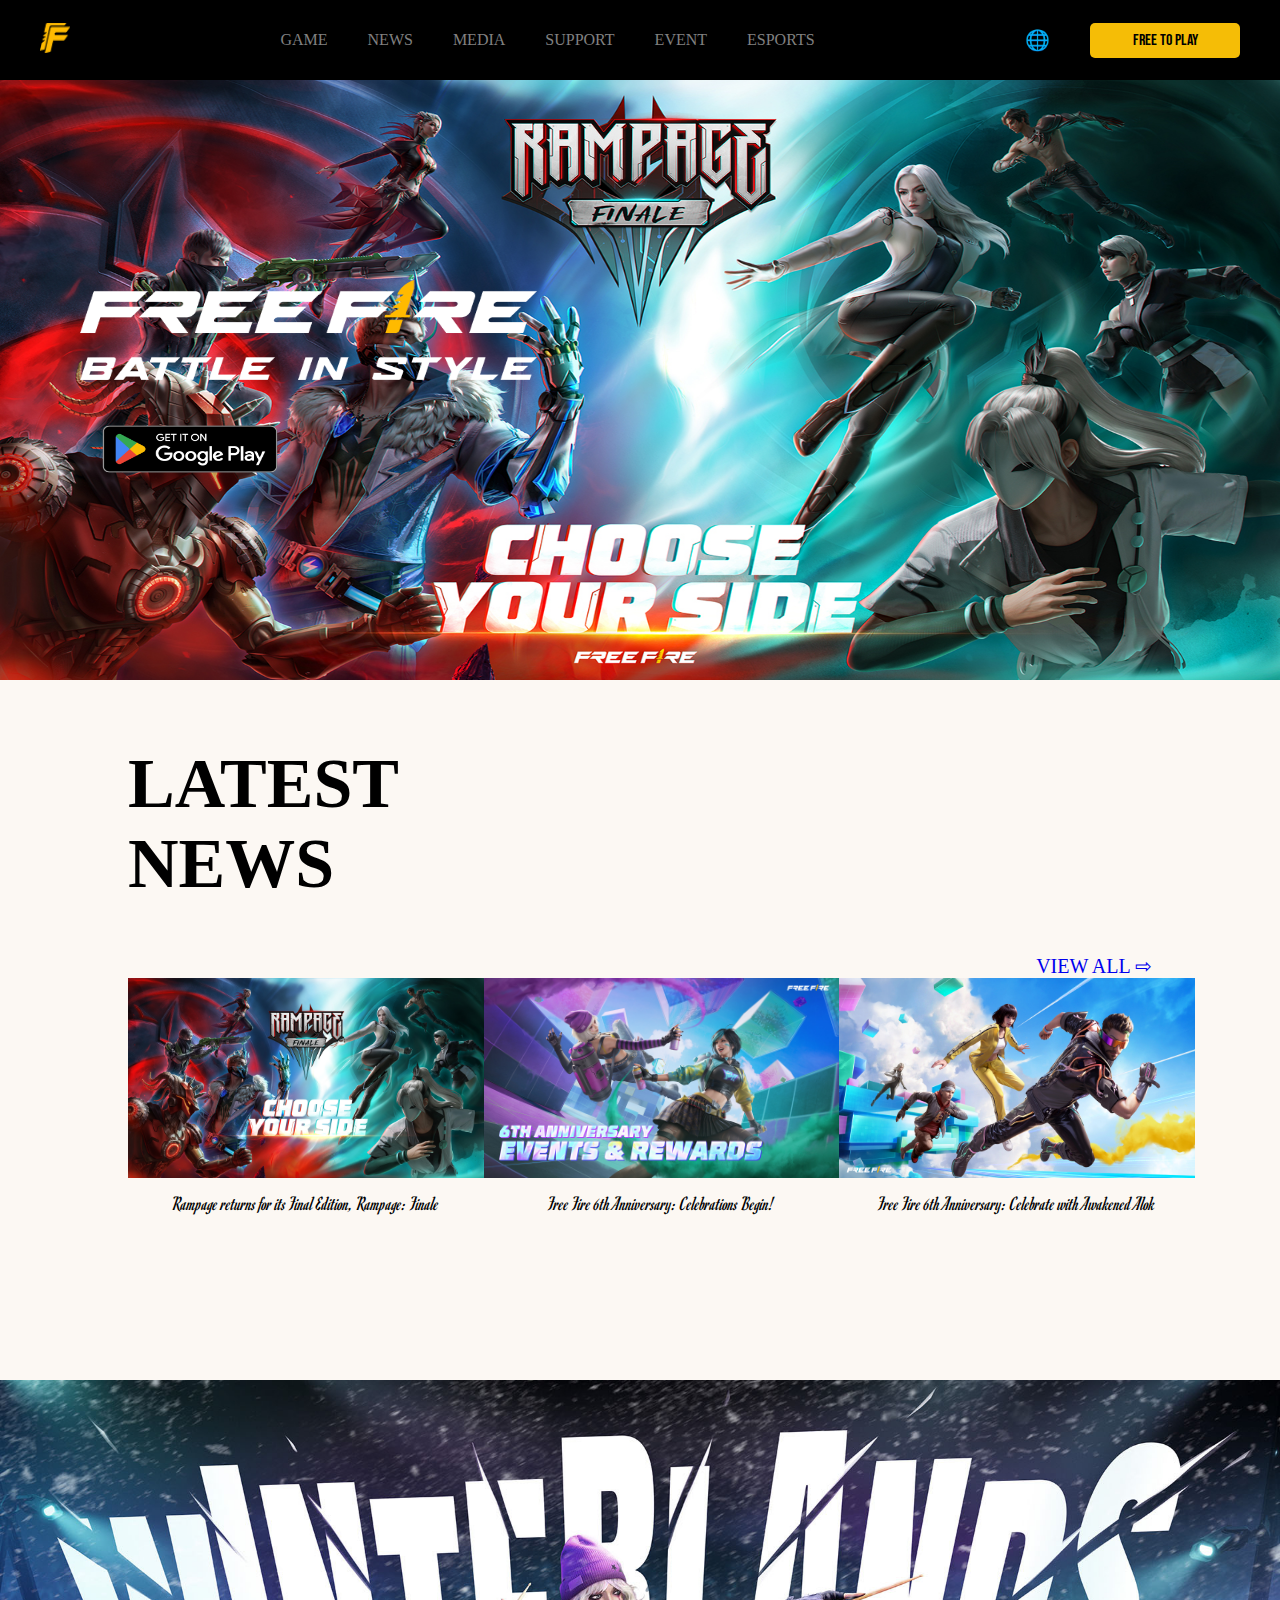
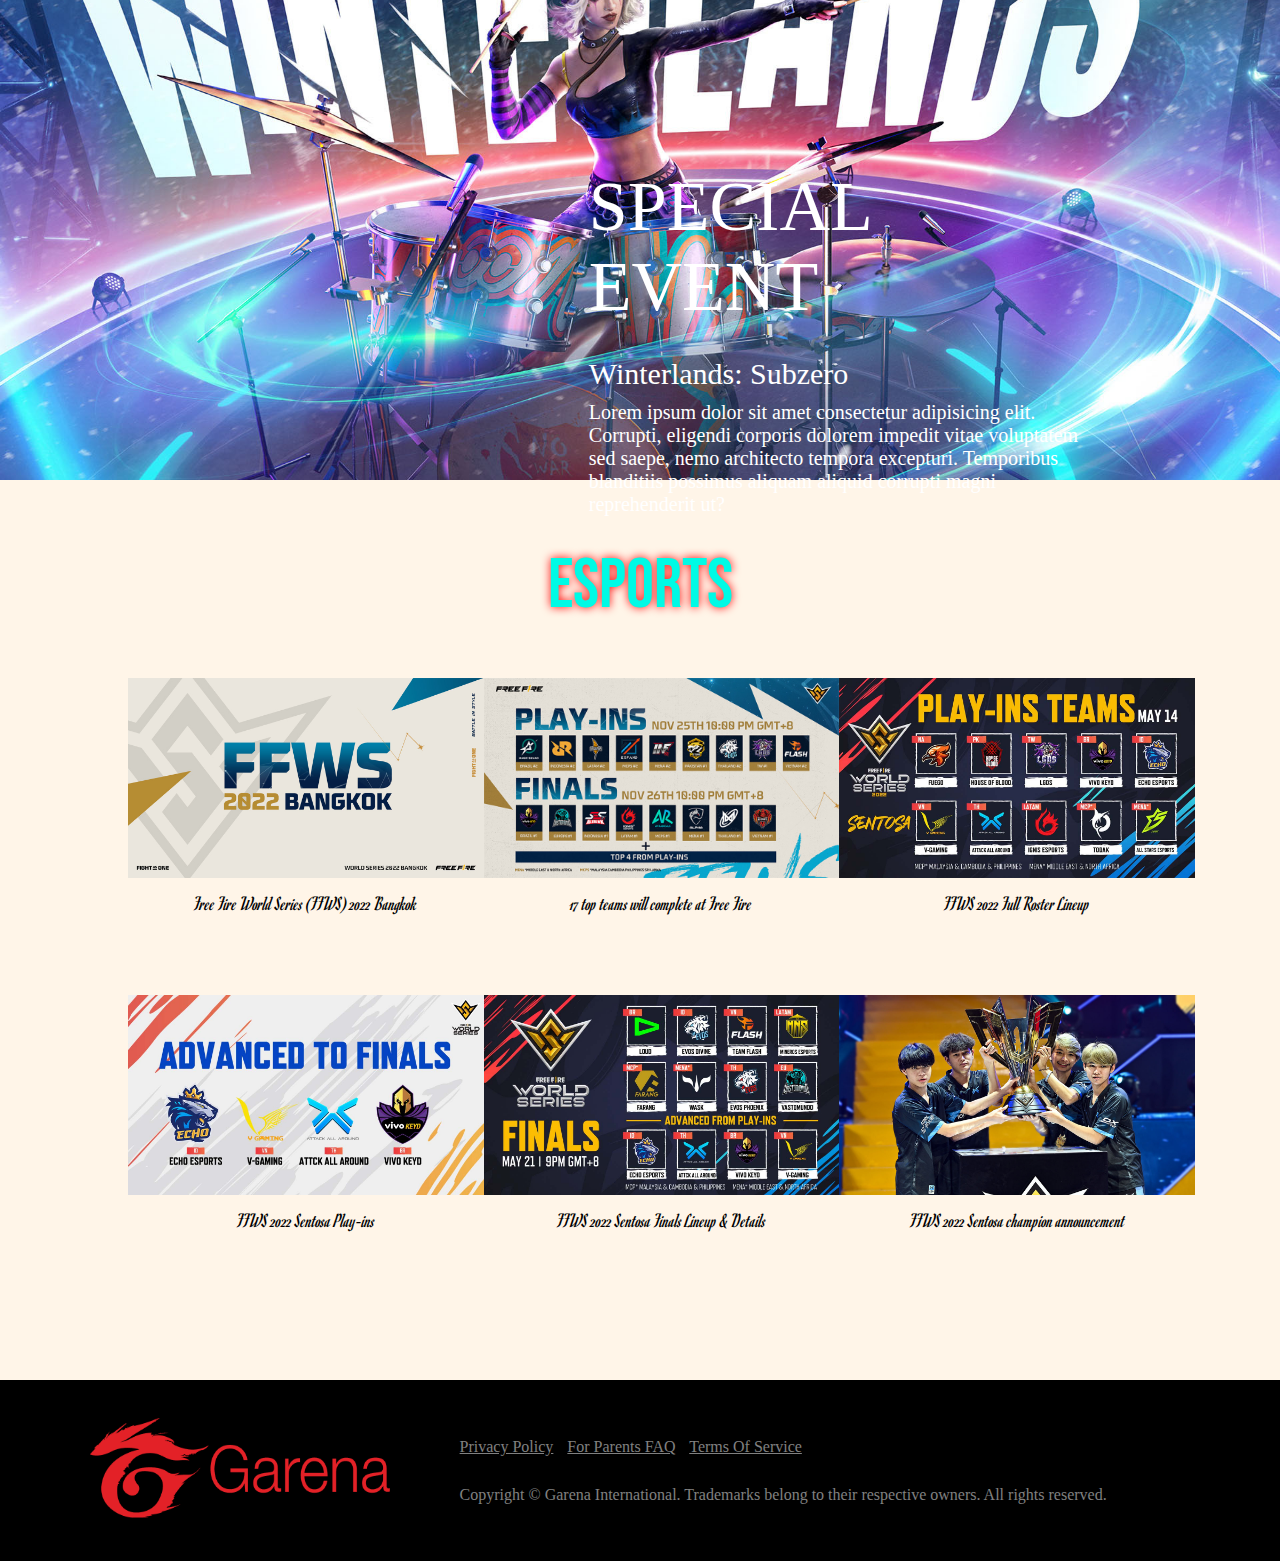
<file: index.html>
<!DOCTYPE html>
<html lang="en">
<head>
    <meta charset="UTF-8">
    <meta name="viewport" content="width=device-width, initial-scale=1.0">
    <link rel="stylesheet" href="css/index.css">
    <title>Free fire</title>
</head>
<body>
    <header>
        <nav>
            <div class="logo">
               <img src="image/15.png" alt=""></a> 
            </div>
            <ul>
                <li><a href="#">GAME</a></li>
                <li><a href="#NEWS">NEWS</a></li>
                <li><a href="#">MEDIA</a></li>
                <li><a href="5page.html">SUPPORT</a></li>
                <li><a href="#EVENT">EVENT</a></li>
                <li><a href="#ESPORTS">ESPORTS</a></li>
            </ul>
            <div class="box">
                <div class="globe">&#127760;</div>
                <div class="play_button">
                   <a href="#">FREE TO PLAY</a>
                </div>
            </div>
            
        </nav>
        <section class="banner" id="">
            <div class="inside_bannerimg1">
                <img src="image/8.png" alt="">
            </div>
            <div class="inside_bannerimg2">
                <a href="https://play.google.com"><img src="image/12.png" alt=""></a>
            </div>
        </section>
    </header>
    <main>
        <section class="first" id="NEWS">
            <div class="upper">
                <h1>LATEST</h1>
                <h1>NEWS</h1>
                
            </div>
            <div class="middle">
                <p><a href="5page.html">VIEW ALL &#8680;</a></p>
            </div>
            <div class="lower">
                <div class="card">
                    <a href="#"><img src="image/4.jpg" alt="" height="200"></a>
                    <p>Rampage returns for its Final Edition, Rampage: Finale</p>

                </div>
                <div class="card">
                    <a href="#"><img src="image/7.jpg" alt="" height="200"></a>
                    <p>Free Fire 6th Anniversary: Celebrations Begin!</p>
                </div>
                <div class="card">
                    <a href="#"><img src="image/6.jpg" alt="" height="200"></a>
                    <p>Free Fire 6th Anniversary: Celebrate with Awakened Alok</p>
                </div>
            </div>
        </section>
        <section class="second" id="EVENT">
            <div class="main">
                <div class="one">
                    <p class="heading">SPECIAL EVENT</p>
                </div>
                <div class="two">
                    <p class="word">Winterlands: Subzero</p>
                </div>
                <div class="three">
                    <p class="paragraph">Lorem ipsum dolor sit amet consectetur adipisicing elit. Corrupti, eligendi corporis dolorem impedit vitae voluptatem sed saepe, nemo architecto tempora excepturi. Temporibus blanditiis possimus aliquam aliquid corrupti magni reprehenderit ut?</p>
                </div>
            </div>
        </section>
        <section class="third" id="ESPORTS">
            <div class="esport_heading">ESPORTS</div>
            <div class="esportimg1">
                <div class="esport">
                    <a href="#"><img src="image/17.jpg" alt="" height="200"></a>
                    <p>Free Fire World Series (FFWS) 2022 Bangkok</p>
                </div>
                <div class="esport">
                    <a href="#"><img src="image/18.jpg" alt="" height="200"></a>
                    <p>17 top teams will complete at Free Fire</p>
                </div>
                <div class="esport">
                    <a href="#"><img src="image/19.jpg" alt="" height="200"></a>
                    <p>FFWS 2022 Full Roster Lineup</p>
                    
                </div>

            </div>
            <div class="esportimg2">
                <div class="esport">
                    <a href="#"><img src="image/20.jpg" alt="" height="200"></a>
                    <p>FFWS 2022 Sentosa Play-ins</p>
                </div>
                <div class="esport">
                    <a href="#"><img src="image/21.jpg" alt="" height="200"></a>
                    <p>FFWS 2022 Sentosa Finals Lineup & Details</p>
                </div>
                <div class="esport">
                    <a href="#"><img src="image/22.jpg" alt="" height="200"></a>
                    <p>FFWS 2022 Sentosa champion announcement</p>
                </div>
            </div>
            

        </section>

    </main>
    <footer>
        <div class="footermain">
            <div class="footerlogo">
                <img src="image/11.png" alt="" height="100" width="300">
            </div>
            <div class="link">
                <a href="#">Privacy Policy</a>
                <a href="#">For Parents FAQ</a>
                <a href="#">Terms Of Service</a>
                <p class="copyright">Copyright &#169; Garena International. Trademarks belong to their respective owners. All rights reserved.</p>
            </div>
            
            
        </div>
    </footer>
</body>
</html>
</file>
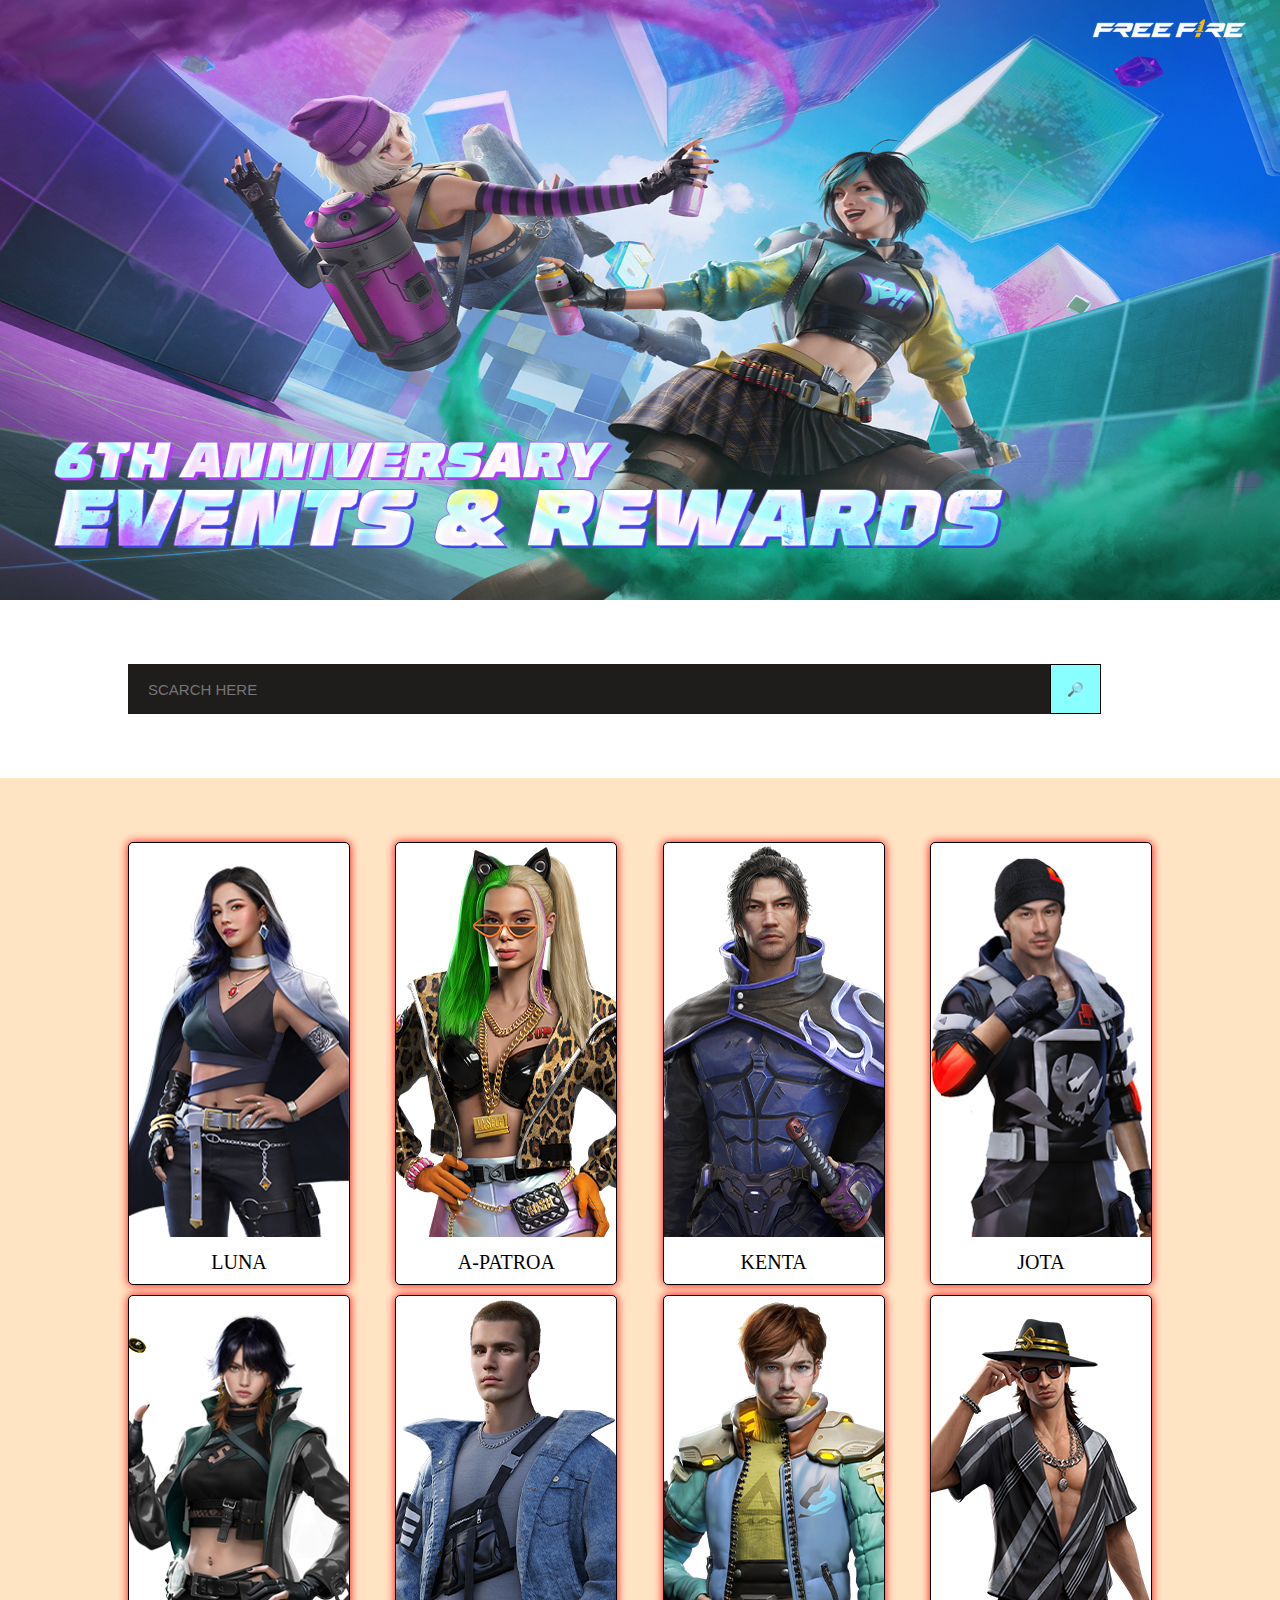
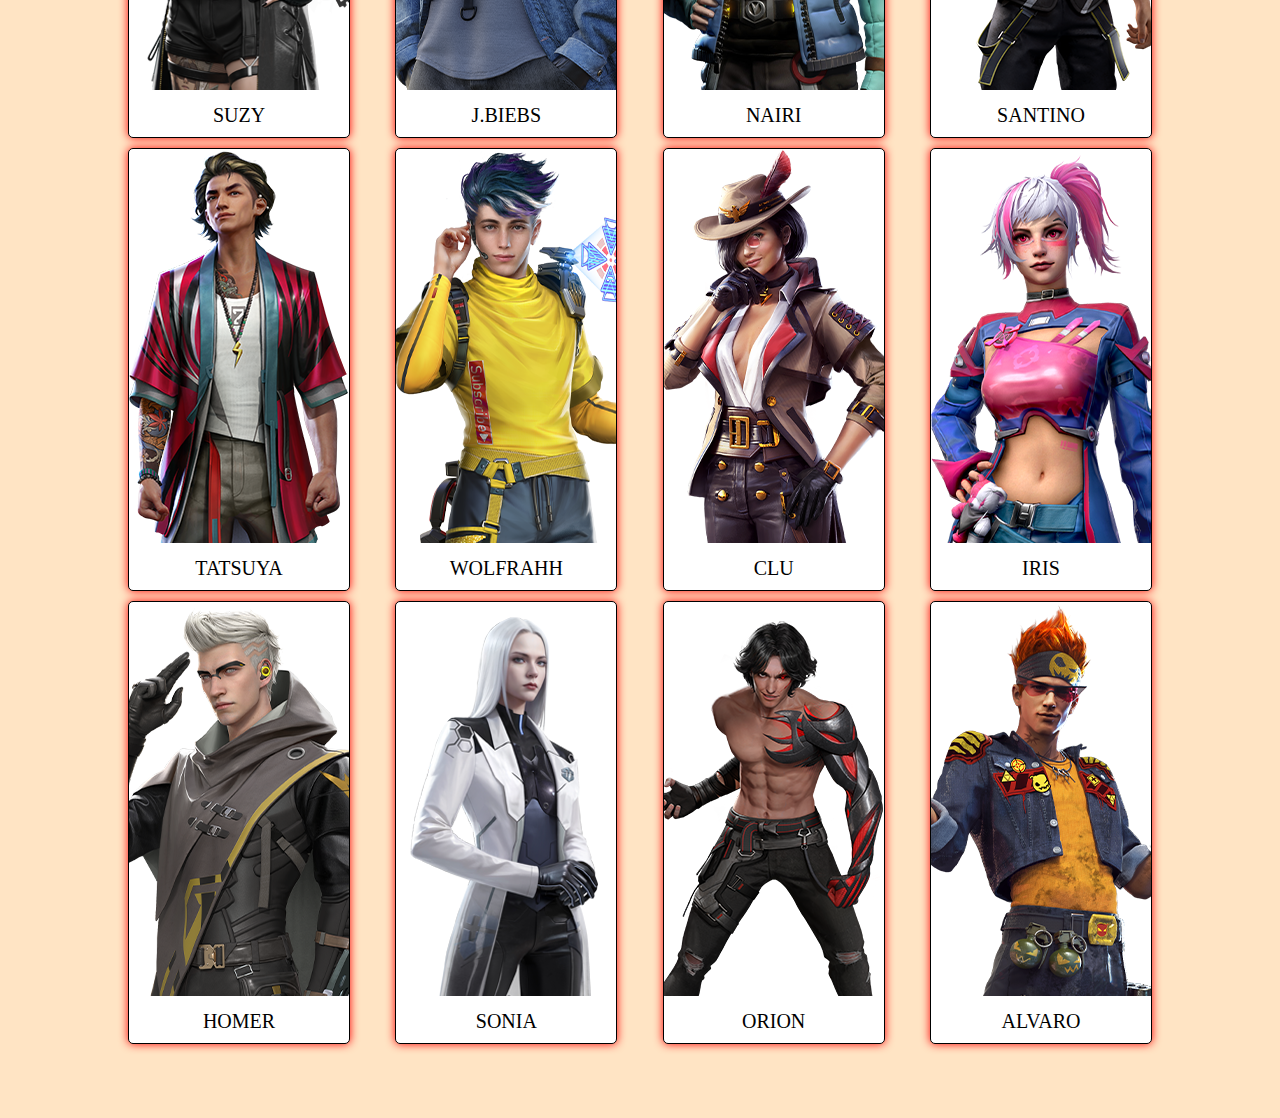
<file: 2page.html>
<!DOCTYPE html>
<html lang="en">
<head>
    <meta charset="UTF-8">
    <meta name="viewport" content="width=device-width, initial-scale=1.0">
    <link rel="stylesheet" href="css/2page.css">
    <title>CHARACTERS</title>
</head>
<body>
    <div class="banner">
        
    </div>
    <div class="scarchbar">
        <input type="search" placeholder="SCARCH HERE">
        <button>&#128270;</button>
    </div>
    <div class="pic">
        <div class="line">
            <div class="card">
                <a href=""><img src="image/c1.png" alt=""></a>
                <p>LUNA</p>
            </div>
            <div class="card">
                <a href=""><img src="image/c2.png" alt=""></a>
                <p>A-PATROA</p>
            </div>
            <div class="card">
                <a href=""><img src="image/c3.png" alt=""></a>
                <p>KENTA</p>
            </div>
            <div class="card">
                <a href=""><img src="image/c4.png" alt=""></a>
                <p>JOTA</p>
            </div>


        </div>
        <div class="line">
            <div class="card">
                <a href=""><img src="image/c5.png" alt=""></a>
                <p>SUZY</p>
            </div>
            <div class="card">
                <a href=""><img src="image/c6.png" alt=""></a>
                <p>J.BIEBS</p>
            </div>
            <div class="card">
                <a href=""><img src="image/c7.png" alt=""></a>
                <p>NAIRI</p>
            </div>
            <div class="card">
                <a href=""><img src="image/c8.png" alt=""></a>
                <p>SANTINO</p>
            </div>


        </div>
        <div class="line">
            <div class="card">
                <a href=""><img src="image/c9.png" alt=""></a>
                <p>TATSUYA</p>
            </div>
            <div class="card">
                <a href=""><img src="image/c10.png" alt=""></a>
                <p>WOLFRAHH</p>
            </div>
            <div class="card">
                <a href=""><img src="image/c11.png" alt=""></a>
                <p>CLU</p>
            </div>
            <div class="card">
                <a href=""><img src="image/c12.png" alt=""></a>
                <p>IRIS</p>
            </div>

        </div>
        <div class="line">
            <div class="card">
                <a href=""><img src="image/c13.png" alt=""></a>
                <p>HOMER</p>
            </div>
            <div class="card">
                <a href=""><img src="image/c14.png" alt=""></a>
                <p>SONIA</p>
            </div>
            <div class="card">
                <a href=""><img src="image/c15.png" alt=""></a>
                <p>ORION</p>
            </div>
            <div class="card">
                <a href=""><img src="image/c16.png" alt=""></a>
                <p>ALVARO</p>
            </div>

        </div>
    </div>
        
        
        
    
</body>
</html>
</file>
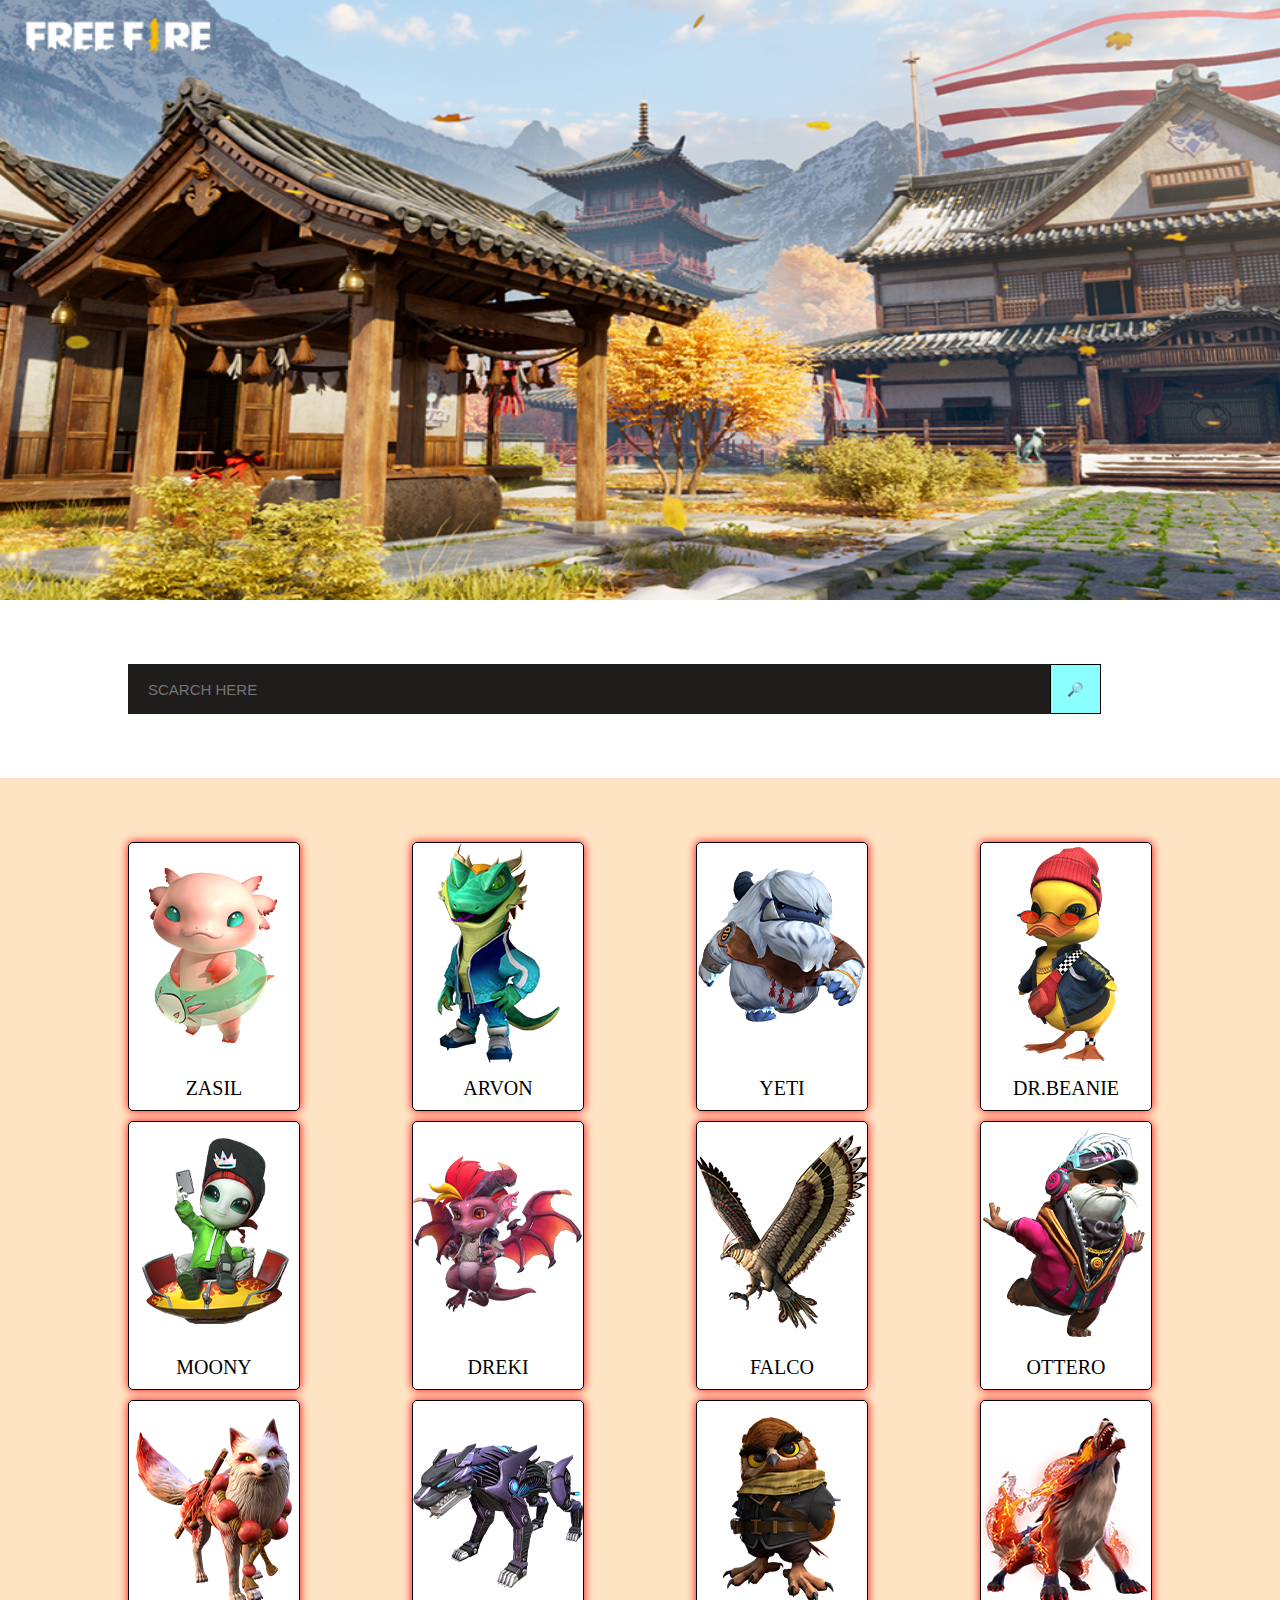
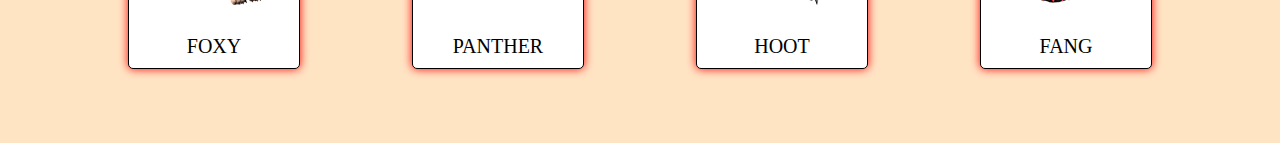
<file: 3page.html>
<!DOCTYPE html>
<html lang="en">
<head>
    <meta charset="UTF-8">
    <meta name="viewport" content="width=device-width, initial-scale=1.0">
    <link rel="stylesheet" href="css/3page.css">
    <title>PETS</title>
</head>
<body>
    <div class="banner">
        
    </div>
    <div class="scarchbar">
        <input type="search" placeholder="SCARCH HERE">
        <button>&#128270;</button>
    </div>
    <div class="pic">
        <div class="line">
            <div class="card">
                <a href=""><img src="image/p1.png" alt=""></a>
                <p>ZASIL</p>
            </div>
            <div class="card">
                <a href=""><img src="image/p2.png" alt=""></a>
                <p>ARVON</p>
            </div>
            <div class="card">
                <a href=""><img src="image/p3.png" alt=""></a>
                <p>YETI</p>
            </div>
            <div class="card">
                <a href=""><img src="image/p4.png" alt=""></a>
                <p>DR.BEANIE</p>
            </div>


        </div>
        <div class="line">
            <div class="card">
                <a href=""><img src="image/p5.png" alt=""></a>
                <p>MOONY</p>
            </div>
            <div class="card">
                <a href=""><img src="image/p6.png" alt=""></a>
                <p>DREKI</p>
            </div>
            <div class="card">
                <a href=""><img src="image/p7.png" alt=""></a>
                <p>FALCO</p>
            </div>
            <div class="card">
                <a href=""><img src="image/p8.png" alt=""></a>
                <p>OTTERO</p>
            </div>


        </div>
        <div class="line">
            <div class="card">
                <a href=""><img src="image/p9.png" alt=""></a>
                <p>FOXY</p>
            </div>
            <div class="card">
                <a href=""><img src="image/p10.png" alt=""></a>
                <p>PANTHER</p>
            </div>
            <div class="card">
                <a href=""><img src="image/p11.png" alt=""></a>
                <p>HOOT</p>
            </div>
            <div class="card">
                <a href=""><img src="image/p.png" alt=""></a>
                <p>FANG</p>
            </div>

        </div>
        
        </div>
    </div>
</body>
</html>
</file>
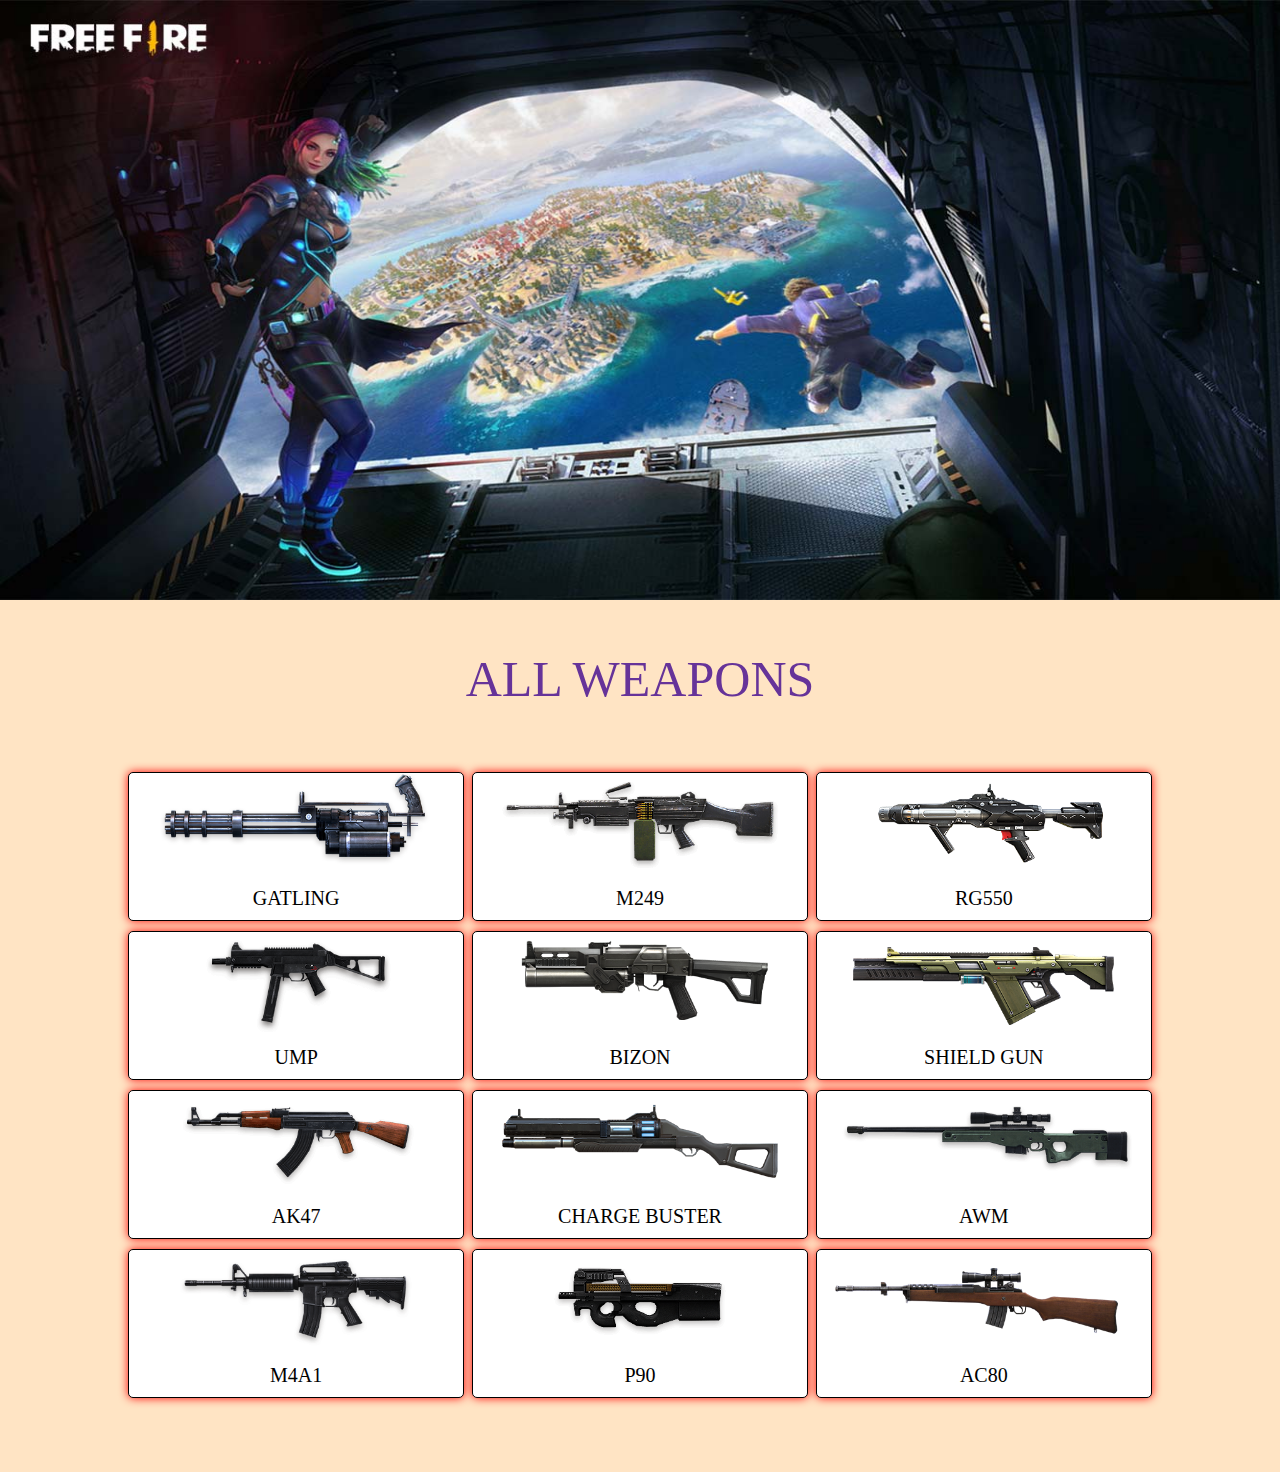
<file: 4page.html>
<!DOCTYPE html>
<html lang="en">
<head>
    <meta charset="UTF-8">
    <meta name="viewport" content="width=device-width, initial-scale=1.0">
    <link rel="stylesheet" href="css/4page.css">
    <title>WEAPONS</title>
</head>
<body>
    <div class="banner">
        
    </div>
    <div class="heading">
        <p>ALL WEAPONS</p>
    </div>
    
    <div class="pic">
        <div class="line">
            <div class="card">
                <a href=""><img src="image/w1.png" alt="" height="100"></a>
                <p>GATLING</p>
            </div>
            <div class="card">
                <a href=""><img src="image/w2.png" alt="" height="100"></a>
                <p>M249</p>
            </div>
            <div class="card">
                <a href=""><img src="image/w3.png" alt="" height="100"></a>
                <p>RG550</p>
            </div>
            


        </div>
        <div class="line">
            <div class="card">
                <a href=""><img src="image/w5.png" alt="" height="100"></a>
                <p>UMP</p>
            </div>
            <div class="card">
                <a href=""><img src="image/w6.png" alt="" height="100"></a>
                <p>BIZON</p>
            </div>
            <div class="card">
                <a href=""><img src="image/w7.png" alt="" height="100"></a>
                <p>SHIELD GUN</p>
            </div>
            


        </div>
        <div class="line">
            <div class="card">
                <a href=""><img src="image/w9.png" alt="" height="100"></a>
                <p>AK47</p>
            </div>
            <div class="card">
                <a href=""><img src="image/w10.png" alt="" height="100"></a>
                <p>CHARGE BUSTER</p>
            </div>
            <div class="card">
                <a href=""><img src="image/w11.png" alt="" height="100"></a>
                <p>AWM</p>
            </div>
            

        </div>
        <div class="line">
            <div class="card">
                <a href=""><img src="image/w8.png" alt="" height="100"></a>
                <p>M4A1</p>
            </div>
            <div class="card">
                <a href=""><img src="image/w4.png" alt="" height="100"></a>
                <p>P90</p>
            </div>
            <div class="card">
                <a href=""><img src="image/w12.png" alt="" height="100"></a>
                <p>AC80</p>
            </div>
            

        </div>
        
        </div>
    </div>
</body>
</html>
</file>
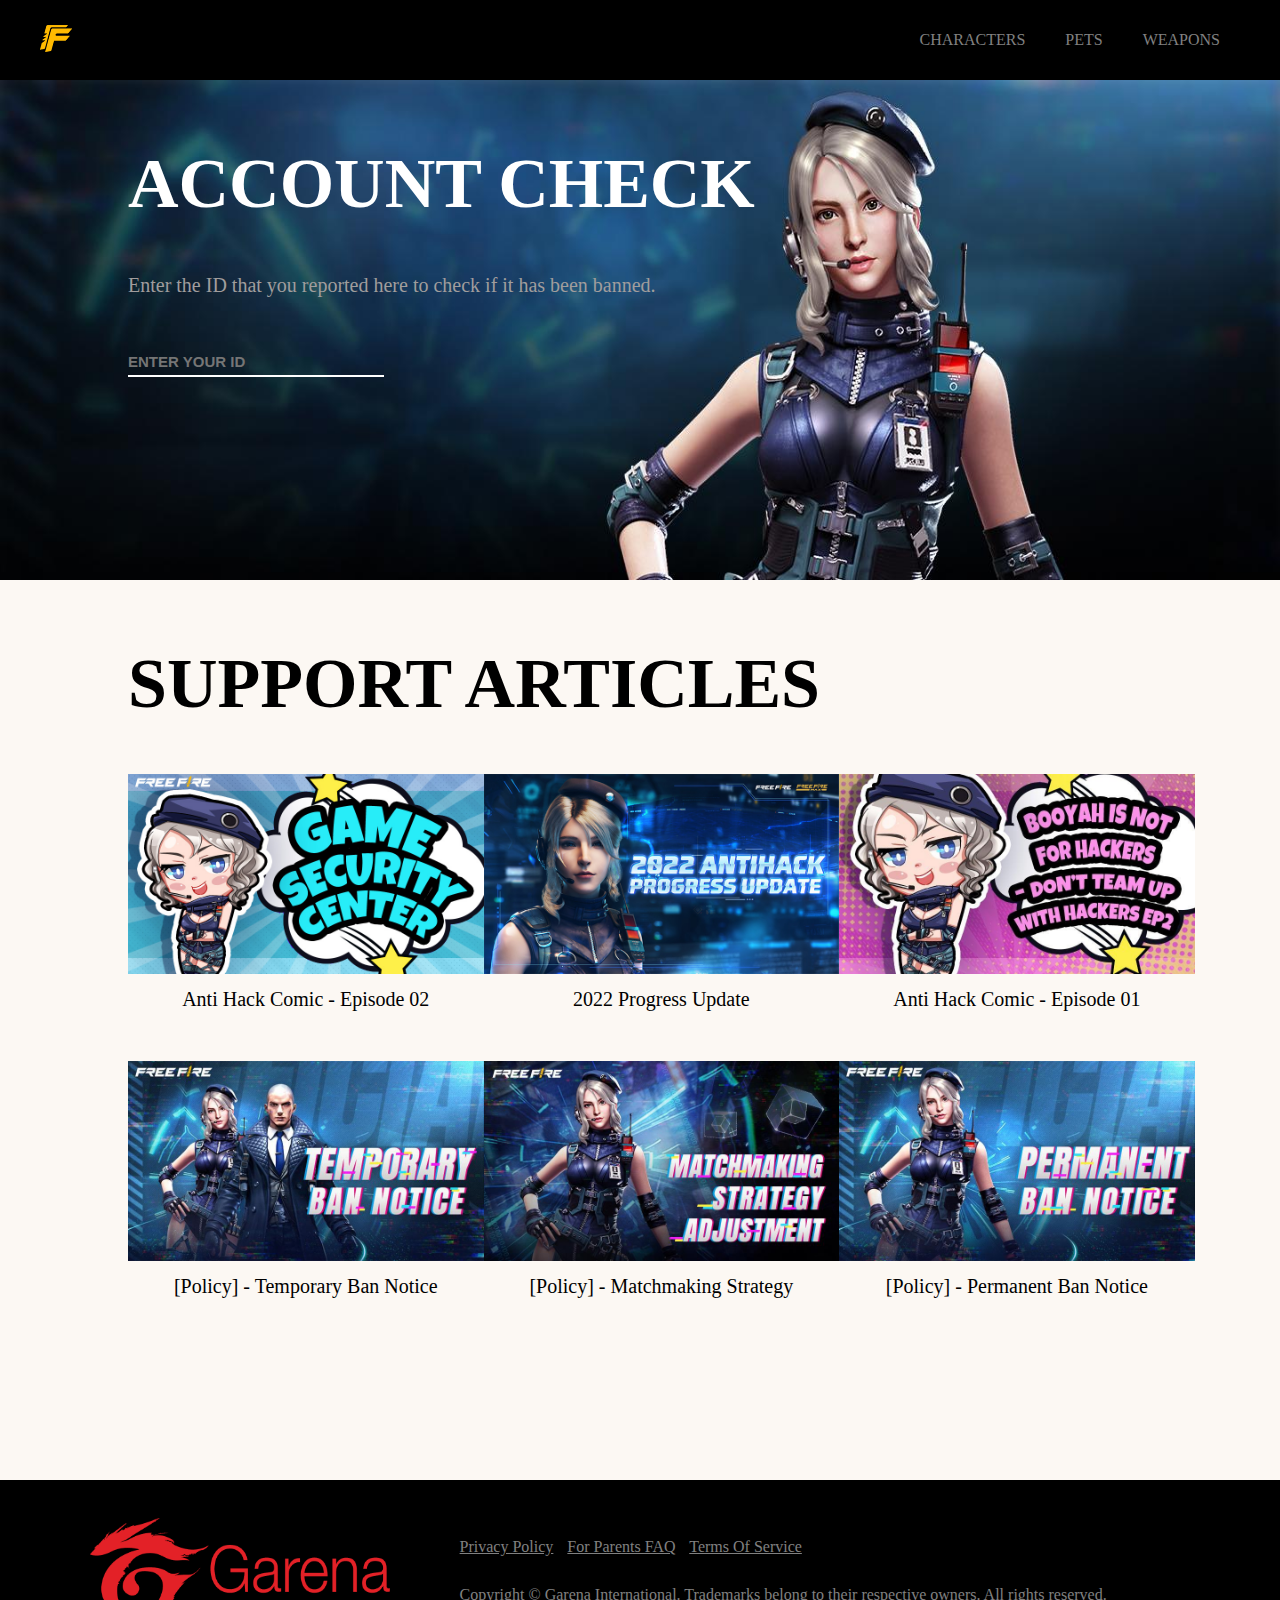
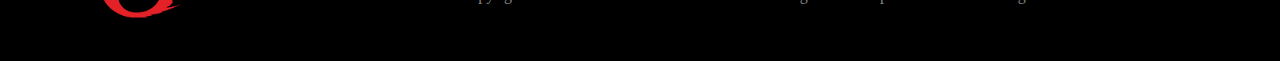
<file: 5page.html>
<!DOCTYPE html>
<html lang="en">
<head>
    <meta charset="UTF-8">
    <meta name="viewport" content="width=device-width, initial-scale=1.0">
    <link rel="stylesheet" href="css/5page.css">
    <title>SUPPORT</title>
</head>
<body>
    <header>
        <nav>
            <div class="logo1">
                <img src="image/15.png" alt=""></a> 
             </div>
             
            <ul>
                <!-- <li><a href="index.html">HOME</a></li> -->
                <li><a href="2page.html" target="_blank">CHARACTERS</a></li>
                <li><a href="3page.html" target="_blank">PETS</a></li>
                <li><a href="4page.html" target="_blank">WEAPONS</a></li>
            </ul>
        </nav>
        <section class="banner">
            <div class="heading">
                <h1>ACCOUNT CHECK</h1>
                <p>Enter the ID that you reported here to check if it has been banned.</p>
            </div>
            <div class="form">
                <input type="text" name="" id="" placeholder="ENTER YOUR ID">
            </div>

        </section>
    </header>
    
    
    <main>
        <section class="first">
            <div class="upper">
                <h1>SUPPORT ARTICLES</h1>
            </div>
            <div class="middle">
            <div class="card">
                <a href=""><img src="image/s1.jpg" alt="" height="200"></a>
                <p>Anti Hack Comic - Episode 02</p>
            </div>
            <div class="card">
                <a href=""><img src="image/s2.jpg" alt="" height="200"></a>
                <p>2022 Progress Update</p>
            </div>
            <div class="card">
                <a href=""><img src="image/s3.jpg" alt="" height="200"></a>
                <p>Anti Hack Comic - Episode 01</p>
            </div>
            </div>
            <div class="lower">
                <div class="card">
                    <a href=""><img src="image/s4.jpg" alt="" height="200"></a>
                    <p>[Policy] - Temporary Ban Notice</p>
                </div>
                <div class="card">
                    <a href=""><img src="image/s5.jpg" alt="" height="200"></a>
                    <p>[Policy] - Matchmaking Strategy</p>
                </div>
                <div class="card">
                    <a href=""><img src="image/s6.jpg" alt="" height="200"></a>
                    <p>[Policy] - Permanent Ban Notice</p>
                </div>
                </div>
        </section>
        
    </main>
    <footer>
        <div class="footermain">
            <div class="footerlogo">
                <img src="image/11.png" alt="" height="100" width="300">
            </div>
            <div class="link">
                <a href="#">Privacy Policy</a>
                <a href="#">For Parents FAQ</a>
                <a href="#">Terms Of Service</a>
                <p class="copyright">Copyright &#169; Garena International. Trademarks belong to their respective owners. All rights reserved.</p>
            </div>
            
            
        </div>
    </footer>
</body>
</html>
</file>
<file: css/index.css>
@import url('https://fonts.googleapis.com/css2?family=Bebas+Neue&display=swap');
@import url('https://fonts.googleapis.com/css2?family=Bebas+Neue&family=Romanesco&display=swap');
*{
    margin: 0;
    padding: 0;
    box-sizing: border-box;
}
nav{
    display: flex;
    background-color: black;
    padding: 30px 40px;
    justify-content: space-between;
    align-items: center;
    height: 80px;
}
.logo img{
    cursor: pointer;
    width: 30px;
    height: 30px;
}
nav ul{
    display: flex;
}
nav ul li{
    list-style-type: none;
}
nav ul li a{
    color: gray;
    text-decoration: none;
    padding: 20px;
}
nav ul li a:hover{
    color: rgb(248, 213, 11);
}
.box{
    display: flex;
    justify-content: space-between;
    align-items: center;
}
.globe{
    cursor: pointer;
    margin-right: 40px;
    font-size: 20px;
}
.play_button a{
    display: inline-block;
    
    padding-top: 8px;
    color: black;
    text-decoration: none;
    background-color: rgb(245, 189, 6);
    width: 150px;
    height: 35px;
    font-family: 'Bebas Neue', sans-serif;
    border-radius: 5px;
    text-align: center;
}
.play_button a:hover{
    color: rgb(243, 9, 20);
    background-color: rgb(139, 253, 253);
}
.banner{
    background-image: url('../image/3.jpg');
    background-repeat: no-repeat;
    background-size: 100% 100%;
    height: 600px;
}
.banner .inside_bannerimg1 img{
    margin-top: 200px;
    margin-left: 80px;
    height: 100px;
    width: 500px;
}
.banner .inside_bannerimg2 img{
    margin-left: 90px;
    margin-top: 30px;
    height: 70px;
    width: 200px;
}
.first{
    background-color: rgb(252, 248, 243);
    height: 700px;
    padding: 5% 10%;
}
.upper{
    margin-bottom: 50px;
}
.upper h1{
    font-size: 70px;
}
.middle{
    display: flex;
    justify-content: end;
    
}
.middle a{
    text-decoration: none;
    font-size: 20px;
    /* color: rgb(240, 178, 7); */
}
.middle a:hover{
    color: rgb(255, 216, 44);
}
.lower{
    display: flex;
    justify-content: space-between;
    
}
.lower .card p{
    font-size: 20px;
    margin-top: 10px;
    font-family: 'Bebas Neue', sans-serif;
    font-family: 'Romanesco', cursive;
    text-align: center;
}
.second{
    height: 700px;
    padding: 5% 10%;
    /* background-color: aquamarine; */
    background-image: url('../image/2.jpg');
    background-repeat: no-repeat;
    background-size: 100% 100%;
    display: flex;
    justify-content: end;
    align-items: end;
}
.main{
    color: white;
    /* background-color: aqua; */
    height: 300px;
    width: 60%;
    padding: 5% 5%;
}
.one .heading{
    font-size: 70px;
    margin-bottom: 30px;
}
.two .word{
    font-size: 30px;
    margin-bottom: 10px;
}
.three .paragraph{
    font-size: 20px;
}
.third{
    height: 900px;
    padding: 5% 10%;
    background-color: rgb(255, 245, 232);
}
.third .esport_heading{
    text-align: center;
    font-size: 70px;
    margin-bottom: 50px;
    color: rgb(0, 250, 229);
    font-family: 'Bebas Neue', sans-serif;
    text-shadow: 0 0 10px red;
}
.esportimg1{
    display: flex;
    margin-bottom: 50px;
    justify-content: space-between;
}
.esportimg2{
    display: flex;
    justify-content: space-between;
}
.esport{
    margin-bottom: 30px;
}
.esport p{
    font-size: 20px;
    margin-top: 10px;
    font-family: 'Bebas Neue', sans-serif;
    font-family: 'Romanesco', cursive;
    text-align: center;
}
footer{
    background-color: black;
    padding: 3% 7%;
}
.footermain{
    display: flex;
}
.link{
    padding-left: 70px;
    padding-top: 20px;
}
.link a{
    color: gray;
    padding-right: 10px;
}
.copyright{
    color: grey;
    padding-top: 30px;
}
</file>
<file: css/2page.css>
*{
    margin: 0;
    padding: 0;
    box-sizing: border-box;
}
.banner{
    height: 600px;
    background-image: url('../image/7.jpg');
    background-repeat: no-repeat;
    background-size: 100% 100%;
    /* background-color: aqua; */
}
.scarchbar{
    padding: 5% 10%;
    display: flex;

}
input{
    
    width: 90%;
    height: 50px;
    text-indent: 20px;
    background-color: rgb(31, 28, 28);
    border: none;
    color: white;
    font-size: 15px;
}
button{
    cursor: pointer;
    background-color: rgb(138, 255, 255);
    width: 5%;
    border: 1px solid black;
}
.pic{
    padding: 5% 10%;
    background-color: bisque;
    text-align: center;
}
.line{
    display: flex;
    justify-content: space-between;
    align-items: center;

}
.card{
    border: 1px solid black;
    margin-bottom: 10px;
    background-color: white;
    border-radius: 5px;
    box-shadow: 0 0 10px red;
}
.card p{
    font-size: 20px;
    padding-top: 10px;
    padding-bottom: 10px;
}
</file>
<file: css/3page.css>
*{
    margin: 0;
    padding: 0;
    box-sizing: border-box;
}
.banner{
    height: 600px;
    background-image: url('../image/960a7ecc91d1121e6404ad80a5038ceejpg.jpg');
    background-repeat: no-repeat;
    background-size: 100% 100%;
    /* background-color: aqua; */
}
.scarchbar{
    padding: 5% 10%;
    display: flex;

}
input{
    
    width: 90%;
    height: 50px;
    text-indent: 20px;
    background-color: rgb(31, 28, 28);
    border: none;
    color: white;
    font-size: 15px;
}
button{
    cursor: pointer;
    background-color: rgb(138, 255, 255);
    width: 5%;
    border: 1px solid black;
}
.pic{
    padding: 5% 10%;
    background-color: bisque;
    text-align: center;
}
.line{
    display: flex;
    justify-content: space-between;
    align-items: center;

}
.card{
    border: 1px solid black;
    margin-bottom: 10px;
    background-color: white;
    border-radius: 5px;
    box-shadow: 0 0 10px red;
}
.card p{
    font-size: 20px;
    padding-top: 10px;
    padding-bottom: 10px;
}
</file>
<file: css/4page.css>
*{
    margin: 0;
    padding: 0;
    box-sizing: border-box;
}
.banner{
    height: 600px;
    background-image: url('../image/44e59ba2ba43e279b96093ea48ce6e53jpg.jpg');
    background-repeat: no-repeat;
    background-size: 100% 100%;
    /* background-color: aqua; */
}
.heading{
    color: rebeccapurple;
    background-color: bisque;
    padding-top: 50px;
    text-align: center;
    font-size: 50px;
}

.pic{
    padding: 5% 10%;
    background-color: bisque;
    text-align: center;
}
.line{
    display: flex;
    justify-content: space-between;
    align-items: center;

}
.card{
    border: 1px solid black;
    margin-bottom: 10px;
    background-color: white;
    border-radius: 5px;
    box-shadow: 0 0 10px red;
}
.card p{
    font-size: 20px;
    padding-top: 10px;
    padding-bottom: 10px;
}
</file>
<file: css/5page.css>
*{
    margin: 0;
    padding: 0;
    box-sizing: border-box;
}
nav{
    display: flex;
    background-color: rgb(0, 0, 0);
    padding: 30px 40px;
    justify-content: flex-end;
    align-items: center;
    height: 80px;
}
.logo1 {
    cursor: pointer;
    width: 30px;
    height: 30px;
    margin-right: auto;
}

nav ul{
    display: flex;
}
nav ul li{
    list-style-type: none;
}
nav ul li a{
    color: gray;
    text-decoration: none;
    padding: 20px;
}
nav ul li a:hover{
    color: gold;
}
.banner{
    background-image: url('../image/36b630e138a0ad03d3c15c6c52d46044.jpg');
    background-repeat: no-repeat;
    background-size: 100% 100%;
    height: 500px;
    padding: 5% 10%;
}
.heading h1{
    color: white;
    font-size: 70px;
    
}
.heading p{
    color: rgb(160, 157, 157);
    font-size: 20px;
    margin-top: 50px;
    margin-bottom: 50px;
}
.form input{
    background: none;
    border: none;
    border-bottom: 2px solid white;
    width: 25%;
    color: rgb(160, 157, 157);
    height: 30px;
    font-size: 15px;
    font-weight: 600;
}
.first{
    background-color: rgb(252, 248, 243);
    height: 900px;
    padding: 5% 10%;
}
.upper h1{
    font-size: 70px;
    margin-bottom: 50px;

}
.middle{
    display: flex;
    justify-content: space-between;
    
}
.middle .card p{
    font-size: 20px;
    margin-top: 10px;
    font-family: 'Bebas Neue', sans-serif;
    font-family: 'Romanesco', cursive;
    text-align: center;
}
.lower{
    display: flex;
    justify-content: space-between;
    margin-top: 50px;
    margin-bottom: 50px;
}
.lower .card p{
    font-size: 20px;
    margin-top: 10px;
    font-family: 'Bebas Neue', sans-serif;
    font-family: 'Romanesco', cursive;
    text-align: center;
}


























footer{
    background-color: black;
    padding: 3% 7%;
}
.footermain{
    display: flex;
}
.link{
    padding-left: 70px;
    padding-top: 20px;
}
.link a{
    color: gray;
    padding-right: 10px;
}
.copyright{
    color: grey;
    padding-top: 30px;
}
</file>
